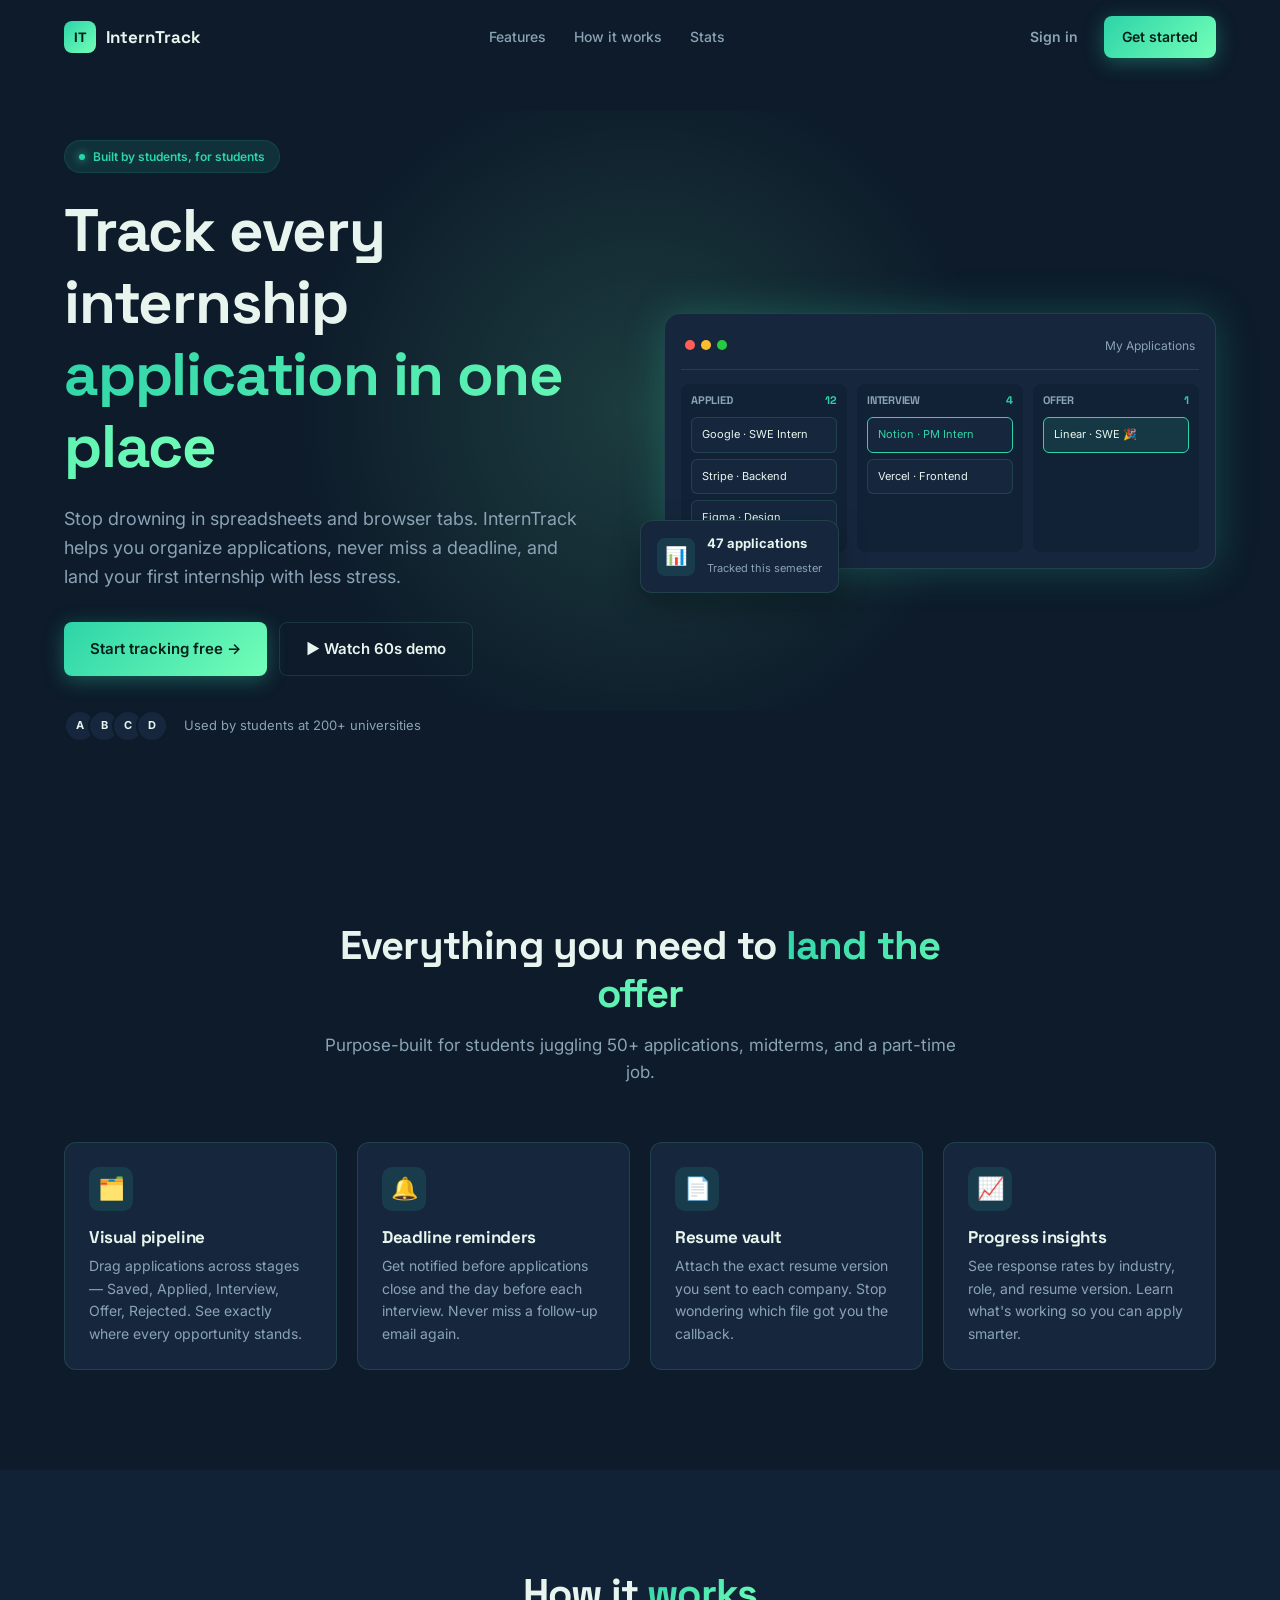
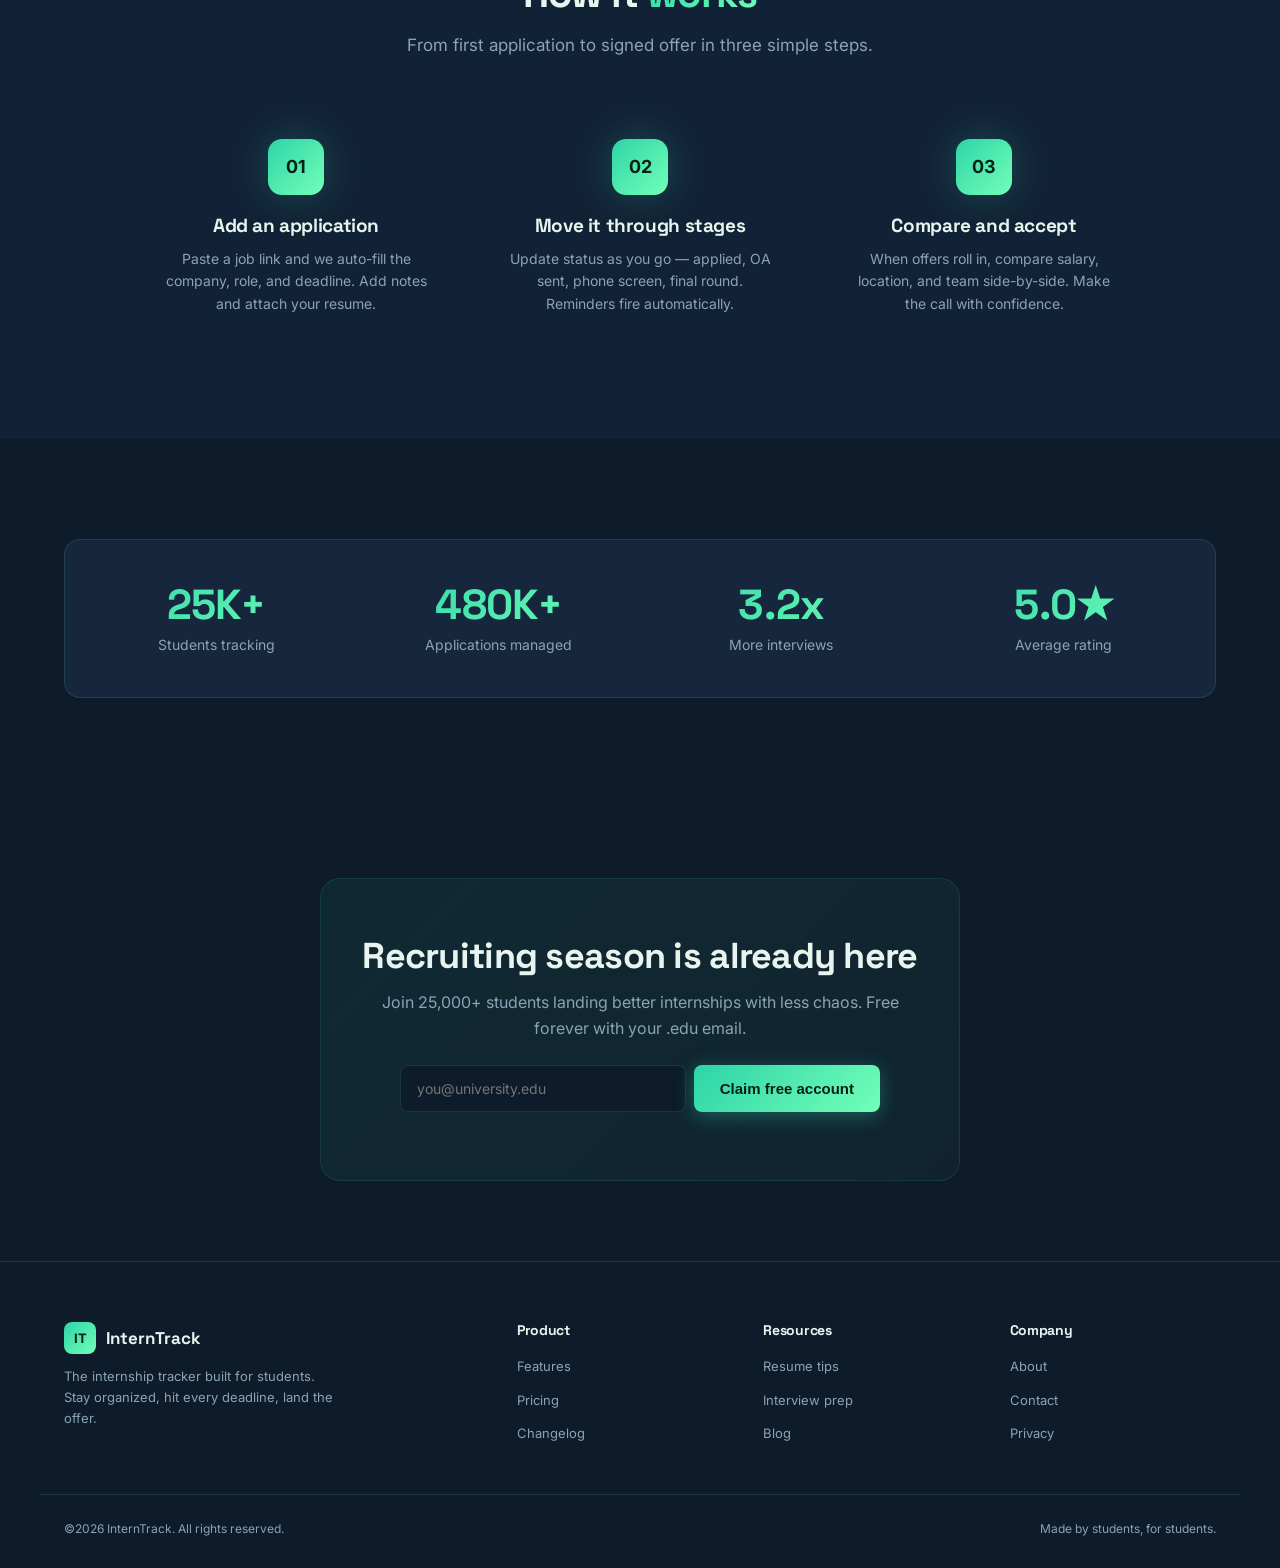
<file: index.html>
<!DOCTYPE html>
<html lang="en">
<head>
  <meta charset="UTF-8" />
  <meta name="viewport" content="width=device-width, initial-scale=1.0" />
  <title>InternTrack — Track Every Internship Application</title>
  <meta name="description" content="InternTrack helps students organize internship applications, hit every deadline, and land more interviews — all in one simple dashboard." />
  <link rel="preconnect" href="https://fonts.googleapis.com" />
  <link rel="preconnect" href="https://fonts.gstatic.com" crossorigin />
  <link href="https://fonts.googleapis.com/css2?family=Inter:wght@400;500;600;700&family=Space+Grotesk:wght@500;700&display=swap" rel="stylesheet" />
  <link rel="stylesheet" href="styles.css" />
</head>
<body>

  <!-- NAVIGATION -->
  <nav class="nav" id="nav">
    <div class="container nav-inner">
      <a href="#" class="logo">
        <span class="logo-mark">IT</span>
        <span class="logo-text">InternTrack</span>
      </a>
      <ul class="nav-links" id="navLinks">
        <li><a href="#features">Features</a></li>
        <li><a href="#how-it-works">How it works</a></li>
        <li><a href="#stats">Stats</a></li>
      </ul>
      <div class="nav-actions">
        <a href="#" class="btn btn-ghost">Sign in</a>
        <a href="#cta" class="btn btn-primary">Get started</a>
      </div>
      <button class="menu-toggle" id="menuToggle" aria-label="Toggle menu">☰</button>
    </div>
  </nav>

  <!-- HERO -->
  <header class="hero">
    <div class="hero-glow"></div>
    <div class="container hero-grid">
      <div class="hero-copy">
        <span class="badge">
          <span class="dot"></span> Built by students, for students
        </span>
        <h1>Track every internship <span class="gradient">application in one place</span></h1>
        <p class="lead">
          Stop drowning in spreadsheets and browser tabs. InternTrack helps you organize
          applications, never miss a deadline, and land your first internship with less stress.
        </p>
        <div class="hero-cta">
          <a href="#cta" class="btn btn-primary btn-lg">Start tracking free →</a>
          <a href="#" class="btn btn-outline btn-lg">▶ Watch 60s demo</a>
        </div>
        <div class="social-proof">
          <div class="avatars">
            <span>A</span><span>B</span><span>C</span><span>D</span>
          </div>
          <p>Used by students at 200+ universities</p>
        </div>
      </div>
      <div class="hero-visual">
        <div class="dashboard-mock">
          <div class="mock-header">
            <span class="mock-dot red"></span>
            <span class="mock-dot yellow"></span>
            <span class="mock-dot green"></span>
            <span class="mock-title">My Applications</span>
          </div>
          <div class="kanban">
            <div class="column">
              <h4>Applied <span>12</span></h4>
              <div class="card-mock">Google · SWE Intern</div>
              <div class="card-mock">Stripe · Backend</div>
              <div class="card-mock">Figma · Design</div>
            </div>
            <div class="column">
              <h4>Interview <span>4</span></h4>
              <div class="card-mock highlight">Notion · PM Intern</div>
              <div class="card-mock">Vercel · Frontend</div>
            </div>
            <div class="column">
              <h4>Offer <span>1</span></h4>
              <div class="card-mock success">Linear · SWE 🎉</div>
            </div>
          </div>
        </div>
        <div class="floating-card">
          <div class="fc-icon">📊</div>
          <div>
            <strong>47 applications</strong>
            <small>Tracked this semester</small>
          </div>
        </div>
      </div>
    </div>
  </header>

  <!-- FEATURES -->
  <section id="features" class="section">
    <div class="container">
      <div class="section-head">
        <h2>Everything you need to <span class="gradient">land the offer</span></h2>
        <p>Purpose-built for students juggling 50+ applications, midterms, and a part-time job.</p>
      </div>
      <div class="features-grid">
        <article class="feature-card">
          <div class="feature-icon">🗂️</div>
          <h3>Visual pipeline</h3>
          <p>Drag applications across stages — Saved, Applied, Interview, Offer, Rejected. See exactly where every opportunity stands.</p>
        </article>
        <article class="feature-card">
          <div class="feature-icon">🔔</div>
          <h3>Deadline reminders</h3>
          <p>Get notified before applications close and the day before each interview. Never miss a follow-up email again.</p>
        </article>
        <article class="feature-card">
          <div class="feature-icon">📄</div>
          <h3>Resume vault</h3>
          <p>Attach the exact resume version you sent to each company. Stop wondering which file got you the callback.</p>
        </article>
        <article class="feature-card">
          <div class="feature-icon">📈</div>
          <h3>Progress insights</h3>
          <p>See response rates by industry, role, and resume version. Learn what's working so you can apply smarter.</p>
        </article>
      </div>
    </div>
  </section>

  <!-- HOW IT WORKS -->
  <section id="how-it-works" class="section section-alt">
    <div class="container">
      <div class="section-head">
        <h2>How it <span class="gradient">works</span></h2>
        <p>From first application to signed offer in three simple steps.</p>
      </div>
      <div class="steps-grid">
        <div class="step">
          <div class="step-badge">01</div>
          <h3>Add an application</h3>
          <p>Paste a job link and we auto-fill the company, role, and deadline. Add notes and attach your resume.</p>
        </div>
        <div class="step">
          <div class="step-badge">02</div>
          <h3>Move it through stages</h3>
          <p>Update status as you go — applied, OA sent, phone screen, final round. Reminders fire automatically.</p>
        </div>
        <div class="step">
          <div class="step-badge">03</div>
          <h3>Compare and accept</h3>
          <p>When offers roll in, compare salary, location, and team side-by-side. Make the call with confidence.</p>
        </div>
      </div>
    </div>
  </section>

  <!-- STATS -->
  <section id="stats" class="section">
    <div class="container">
      <div class="stats-grid">
        <div class="stat"><h3>25K+</h3><p>Students tracking</p></div>
        <div class="stat"><h3>480K+</h3><p>Applications managed</p></div>
        <div class="stat"><h3>3.2x</h3><p>More interviews</p></div>
        <div class="stat"><h3>5.0★</h3><p>Average rating</p></div>
      </div>
    </div>
  </section>

  <!-- CTA -->
  <section id="cta" class="section cta-section">
    <div class="container cta-box">
      <h2>Recruiting season is already here</h2>
      <p>Join 25,000+ students landing better internships with less chaos. Free forever with your .edu email.</p>
      <form class="cta-form" id="ctaForm">
        <input type="email" placeholder="you@university.edu" required />
        <button type="submit" class="btn btn-primary btn-lg">Claim free account</button>
      </form>
    </div>
  </section>

  <!-- FOOTER -->
  <footer class="footer">
    <div class="container footer-grid">
      <div>
        <a href="#" class="logo">
          <span class="logo-mark">IT</span>
          <span class="logo-text">InternTrack</span>
        </a>
        <p class="footer-tag">The internship tracker built for students. Stay organized, hit every deadline, land the offer.</p>
      </div>
      <div>
        <h4>Product</h4>
        <ul><li><a href="#features">Features</a></li><li><a href="#">Pricing</a></li><li><a href="#">Changelog</a></li></ul>
      </div>
      <div>
        <h4>Resources</h4>
        <ul><li><a href="#">Resume tips</a></li><li><a href="#">Interview prep</a></li><li><a href="#">Blog</a></li></ul>
      </div>
      <div>
        <h4>Company</h4>
        <ul><li><a href="#">About</a></li><li><a href="#">Contact</a></li><li><a href="#">Privacy</a></li></ul>
      </div>
    </div>
    <div class="container footer-bottom">
      <p>©<span id="year"></span> InternTrack. All rights reserved.</p>
      <p>Made by students, for students.</p>
    </div>
  </footer>

  <script src="script.js"></script>
</body>
</html>
</file>
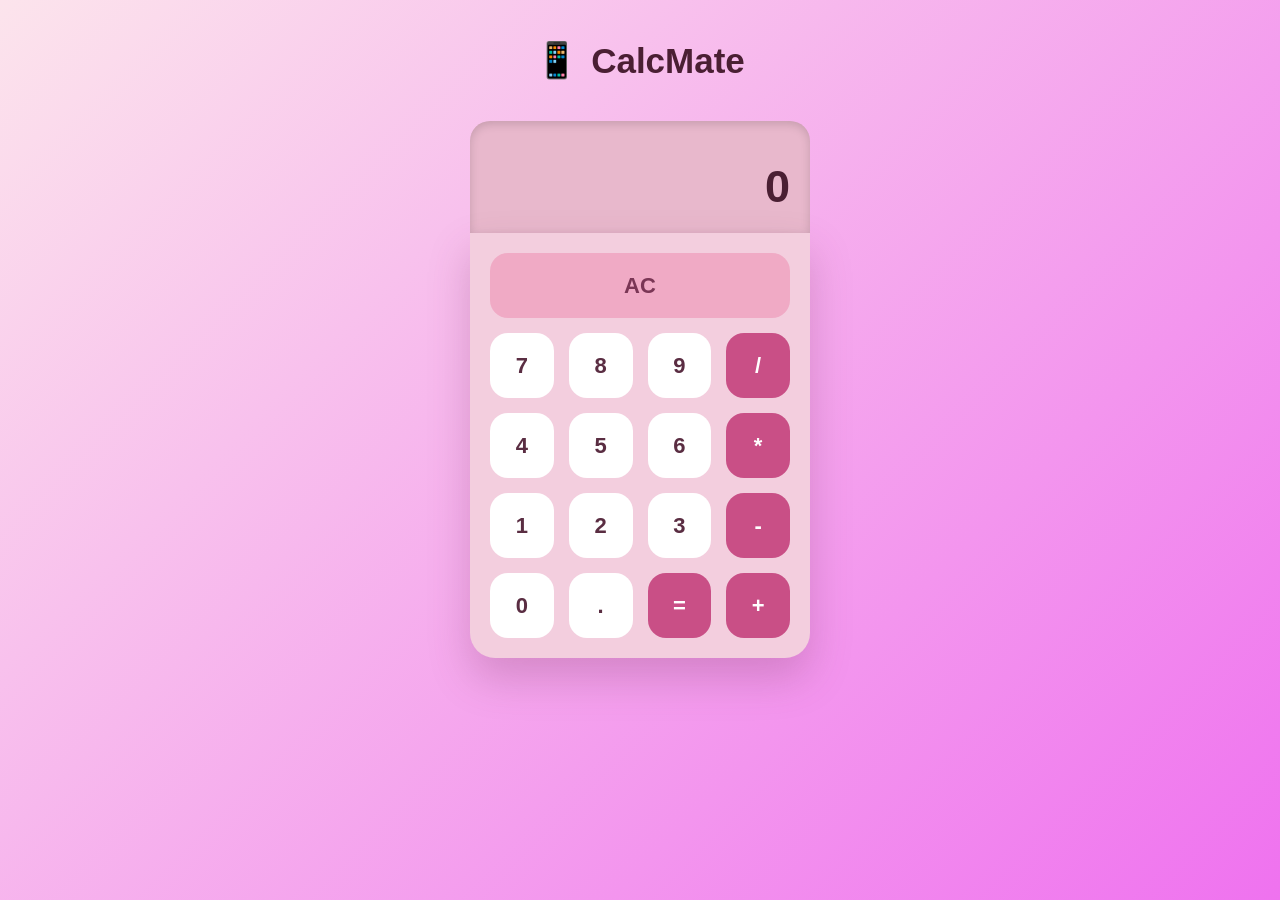
<file: calculator.html>
<!DOCTYPE html>
<html lang="en">
<head>
    <meta charset="UTF-8">
    <meta name="viewport" content="width=device-width, initial-scale=1.0">
    <title>CalcMate</title>
    <link rel="stylesheet" href="calculator.css">
</head>
<body>
    <section class = "header">
        <a href="#" class="logo">
            <span>📱</span>
            <span><h1>CalcMate</h1></span>
        </a>
    </section>
    <div class="calculator-display">
        <div class="calculator-operator" id="operator"></div>
        <div class="calculator-value" id="display">0</div>
      </div>
      <div class="calculator-keypad">
            <button class="calculator-btn-secondary" onclick="handleClear()">AC</button>
            <button class="calculator-btn-default" onclick="handleNumber('7')">7</button>
            <button class="calculator-btn-default" onclick="handleNumber('8')">8</button>
            <button class="calculator-btn-default" onclick="handleNumber('9')">9</button>
            <button class="calculator-btn-operator" onclick="handleOperator('/')">/</button>

            <button class="calculator-btn-default" onclick="handleNumber('4')">4</button>
            <button class="calculator-btn-default" onclick="handleNumber('5')">5</button>
            <button class="calculator-btn-default" onclick="handleNumber('6')">6</button>
            <button class="calculator-btn-operator" onclick="handleOperator('*')">*</button>

            <button class="calculator-btn-default" onclick="handleNumber('1')">1</button>
            <button class="calculator-btn-default" onclick="handleNumber('2')">2</button>
            <button class="calculator-btn-default" onclick="handleNumber('3')">3</button>
            <button class="calculator-btn-operator" onclick="handleOperator('-')">-</button>

            <button class="calculator-btn-default" onclick="handleNumber('0')">0</button>
            <button class="calculator-btn-default" onclick="handleDecimal()">.</button>
            <button class="calculator-btn-operator" onclick="calculate()">=</button>
            <button class="calculator-btn-operator" onclick="handleOperator('+')">+</button>
        </div>

    </section>
    <script src="calculator.js"></script>
</body>
</html>
</file>
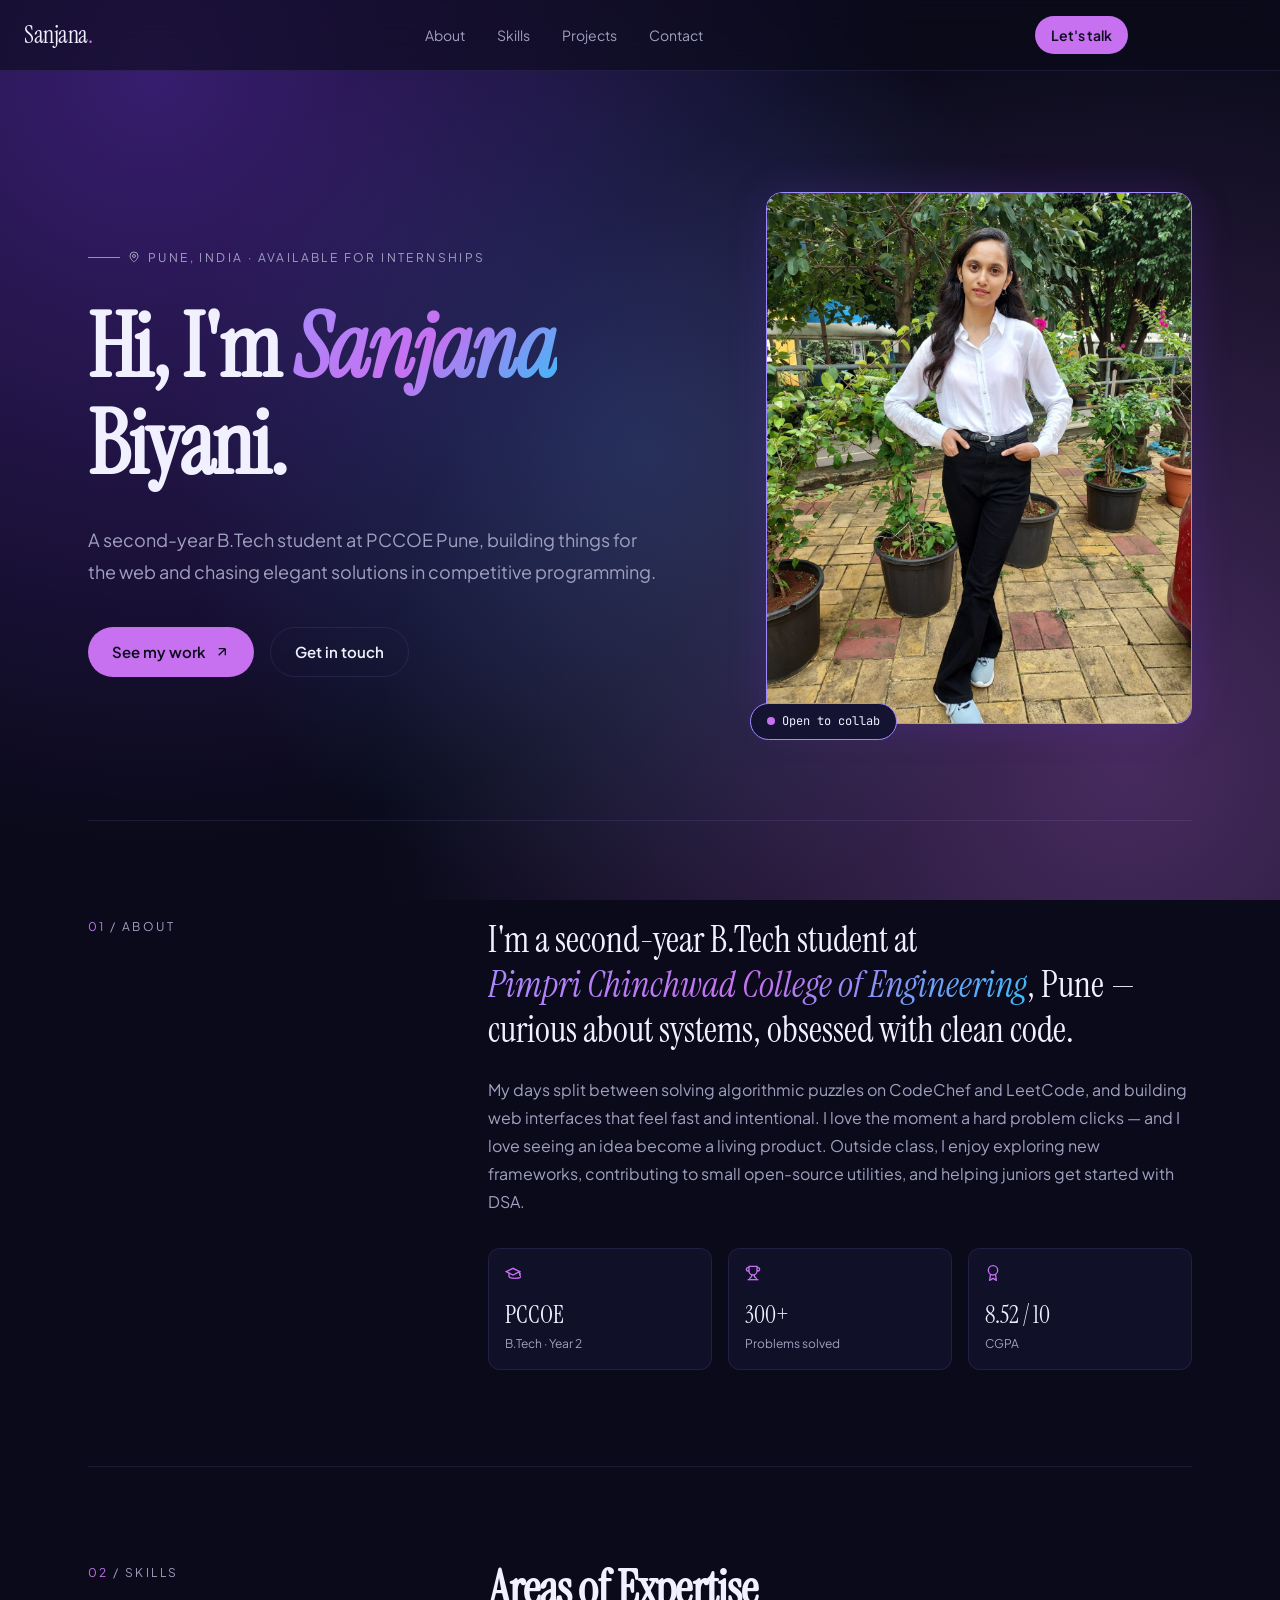
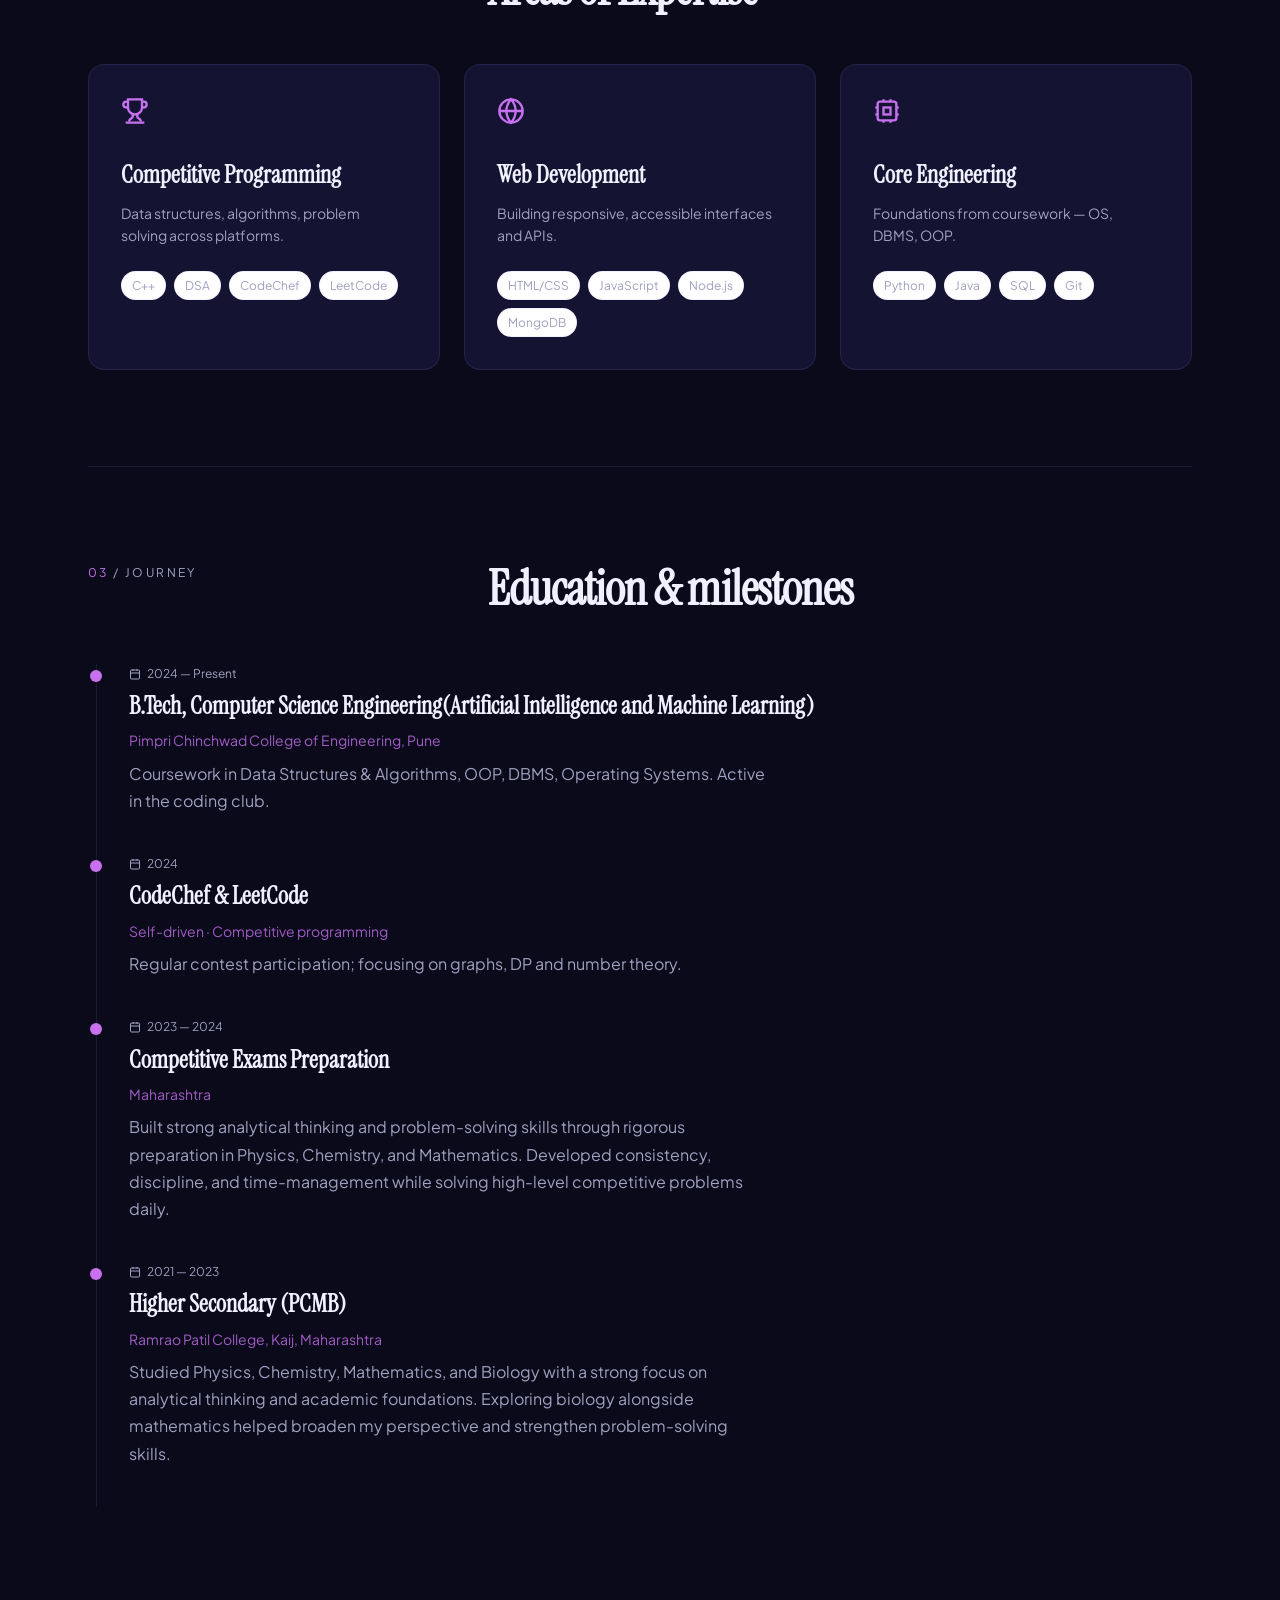
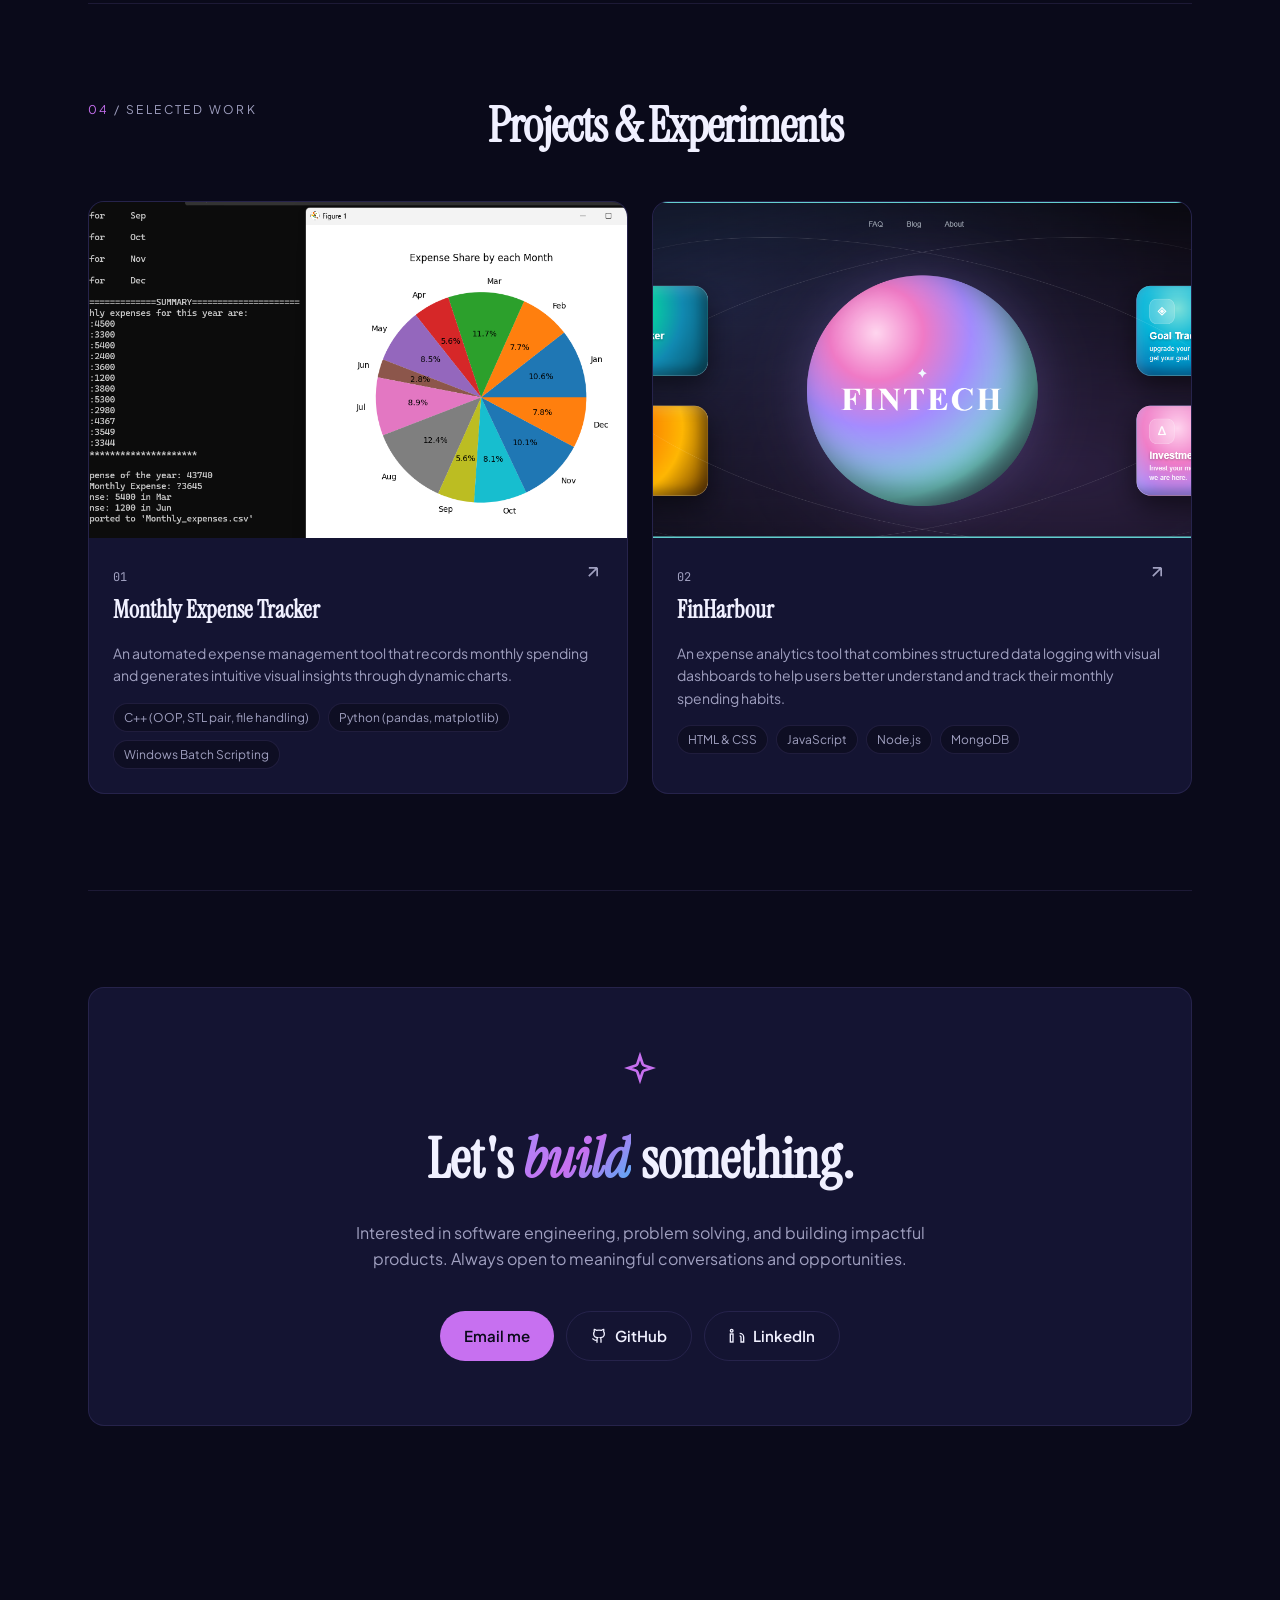
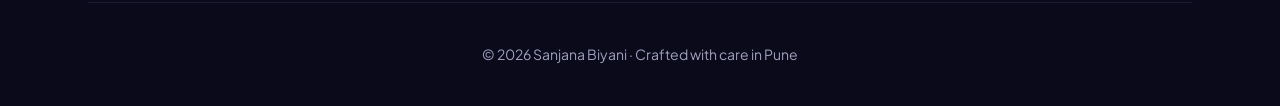
<file: portfolio.html>
<!DOCTYPE html>
<html lang="en">
<head>
  <meta charset="UTF-8" />
  <meta name="viewport" content="width=device-width, initial-scale=1.0" />
  <title>Sanjana Biyani — Developer & Competitive Programmer</title>
  <meta name="description" content="Portfolio of Sanjana Biyani, B.Tech student at PCCOE Pune. Web developer and competitive programmer." />
  <link rel="preconnect" href="https://fonts.googleapis.com" />
  <link rel="preconnect" href="https://fonts.gstatic.com" crossorigin />
  <link href="https://fonts.googleapis.com/css2?family=Plus+Jakarta+Sans:wght@400;500;600;700&family=Instrument+Serif&family=JetBrains+Mono:wght@400&display=swap" rel="stylesheet" />
  <link rel="stylesheet" href="portfolio.css" />
</head>
<body>
  <!-- Navigation -->
  <header class="nav">
    <nav class="nav-inner">
      <a href="#" class="logo">Sanjana<span class="dot">.</span></a>
      <div class="nav-links">
        <a href="#about">About</a>
        <a href="#skills">Skills</a>
        <a href="#projects">Projects</a>
        <a href="#contact">Contact</a>
      </div>
      <a href="#contact" class="nav-cta">Let's talk</a>
    </nav>
  </header>

  <main class="main">
    <!-- Hero -->
    <section class="hero">
      <div class="hero-content">
        <div class="hero-tag">
          <span class="line"></span>
          <svg class="icon" width="12" height="12" viewBox="0 0 24 24" fill="none" stroke="currentColor" stroke-width="2"><path d="M20 10c0 6-8 12-8 12s-8-6-8-12a8 8 0 0 1 16 0Z"/><circle cx="12" cy="10" r="3"/></svg>
          Pune, India · Available for internships
        </div>
        <h1 class="hero-title">Hi, I'm <span class="gradient-text italic">Sanjana </span><br>Biyani.</h1>
        <p class="hero-desc">A second-year B.Tech student at PCCOE Pune, building things for the web and chasing elegant solutions in competitive programming.</p>
        <div class="hero-buttons">
          <a href="#projects" class="btn btn-primary">
            See my work
            <svg width="16" height="16" viewBox="0 0 24 24" fill="none" stroke="currentColor" stroke-width="2"><path d="M7 17L17 7M17 7H7M17 7V17"/></svg>
          </a>
          <a href="#contact" class="btn btn-outline">Get in touch</a>
        </div>
      </div>
      <div class="hero-image-wrap">
        <div class="hero-image">
          <img src="Myphoto.jpeg" alt="Sanjana Biyani" />
          <div class="hero-image-overlay"></div>
        </div>
        <div class="hero-badge">
          <span class="status"></span> Open to collab
        </div>
      </div>
    </section>

    <!-- About -->
    <section id="about" class="about">
      <div class="section-label"><span class="num">01</span> / About</div>
      <div class="about-content">
        <p class="about-lead">I'm a second-year B.Tech student at <span class="gradient-text italic">Pimpri Chinchwad College of Engineering</span>, Pune — curious about systems, obsessed with clean code.</p>
        <p class="about-body">My days split between solving algorithmic puzzles on CodeChef and LeetCode, and building web interfaces that feel fast and intentional. I love the moment a hard problem clicks — and I love seeing an idea become a living product. Outside class, I enjoy exploring new frameworks, contributing to small open-source utilities, and helping juniors get started with DSA.</p>
        <div class="stats">
          <div class="stat">
            <svg class="stat-icon" width="16" height="16" viewBox="0 0 24 24" fill="none" stroke="currentColor" stroke-width="2"><path d="M22 10v6M2 10l10-5 10 5-10 5z"/><path d="M6 12v5c0 1.66 4 3 9 3s9-1.34 9-3v-5"/></svg>
            <div class="stat-value">PCCOE</div>
            <div class="stat-label">B.Tech · Year 2</div>
          </div>
          <div class="stat">
            <svg class="stat-icon" width="16" height="16" viewBox="0 0 24 24" fill="none" stroke="currentColor" stroke-width="2"><path d="M6 9H4.5a2.5 2.5 0 0 1 0-5H6"/><path d="M18 9h1.5a2.5 2.5 0 0 0 0-5H18"/><path d="M4 22h16"/><path d="M10 14.66V17c0 .55-.47.98-.97 1.21C7.85 18.75 7 19.58 7 21"/><path d="M14 14.66V17c0 .55.47.98.97 1.21C16.15 18.75 17 19.58 17 21"/><path d="M18 2H6v7a6 6 0 0 0 12 0V2Z"/></svg>
            <div class="stat-value">300+</div>
            <div class="stat-label">Problems solved</div>
          </div>
          <div class="stat">
            <svg class="stat-icon" width="16" height="16" viewBox="0 0 24 24" fill="none" stroke="currentColor" stroke-width="2"><circle cx="12" cy="8" r="7"/><polyline points="8.21 13.89 7 23 12 20 17 23 15.79 13.88"/></svg>
            <div class="stat-value">8.52 / 10</div>
            <div class="stat-label">CGPA</div>
          </div>
        </div>
      </div>
    </section>

    <!-- Skills -->
    <section id="skills" class="skills">
      <div class="section-header">
        <div class="section-label"><span class="num">02</span> / Skills</div>
        <h2 class="section-title">Areas of Expertise</h2>
      </div>
      <div class="skills-grid">
        <div class="skill-card">
          <svg class="skill-icon" width="28" height="28" viewBox="0 0 24 24" fill="none" stroke="currentColor" stroke-width="2"><path d="M6 9H4.5a2.5 2.5 0 0 1 0-5H6"/><path d="M18 9h1.5a2.5 2.5 0 0 0 0-5H18"/><path d="M4 22h16"/><path d="M10 14.66V17c0 .55-.47.98-.97 1.21C7.85 18.75 7 19.58 7 21"/><path d="M14 14.66V17c0 .55.47.98.97 1.21C16.15 18.75 17 19.58 17 21"/><path d="M18 2H6v7a6 6 0 0 0 12 0V2Z"/></svg>
          <h3 class="skill-title">Competitive Programming</h3>
          <p class="skill-desc">Data structures, algorithms, problem solving across platforms.</p>
          <div class="skill-tags">
            <span>C++</span><span>DSA</span><span>CodeChef</span><span>LeetCode</span>
          </div>
        </div>
        <div class="skill-card">
          <svg class="skill-icon" width="28" height="28" viewBox="0 0 24 24" fill="none" stroke="currentColor" stroke-width="2"><circle cx="12" cy="12" r="10"/><line x1="2" y1="12" x2="22" y2="12"/><path d="M12 2a15.3 15.3 0 0 1 4 10 15.3 15.3 0 0 1-4 10 15.3 15.3 0 0 1-4-10 15.3 15.3 0 0 1 4-10z"/></svg>
          <h3 class="skill-title">Web Development</h3>
          <p class="skill-desc">Building responsive, accessible interfaces and APIs.</p>
          <div class="skill-tags">
            <span>HTML/CSS</span><span>JavaScript</span><span>Node.js</span><span>MongoDB</span>
          </div>
        </div>
        <div class="skill-card">
          <svg class="skill-icon" width="28" height="28" viewBox="0 0 24 24" fill="none" stroke="currentColor" stroke-width="2"><rect x="4" y="4" width="16" height="16" rx="2"/><rect x="9" y="9" width="6" height="6"/><path d="M15 2v2"/><path d="M15 20v2"/><path d="M2 15h2"/><path d="M2 9h2"/><path d="M20 15h2"/><path d="M20 9h2"/><path d="M9 2v2"/><path d="M9 20v2"/></svg>
          <h3 class="skill-title">Core Engineering</h3>
          <p class="skill-desc">Foundations from coursework — OS, DBMS, OOP.</p>
          <div class="skill-tags">
            <span>Python</span><span>Java</span><span>SQL</span><span>Git</span>
          </div>
        </div>
      </div>
    </section>

    <!-- Experience -->
    <section id="experience" class="experience">
      <div class="section-header">
        <div class="section-label"><span class="num">03</span> / Journey</div>
        <h2 class="section-title">Education & milestones</h2>
      </div>
      <ol class="timeline">
        <li class="timeline-item">
          <div class="timeline-dot"></div>
          <div class="timeline-date">
            <svg width="12" height="12" viewBox="0 0 24 24" fill="none" stroke="currentColor" stroke-width="2"><rect x="3" y="4" width="18" height="18" rx="2"/><line x1="16" y1="2" x2="16" y2="6"/><line x1="8" y1="2" x2="8" y2="6"/><line x1="3" y1="10" x2="21" y2="10"/></svg>
            2024 — Present
          </div>
          <h3 class="timeline-title">B.Tech, Computer Science Engineering(Artificial Intelligence and Machine Learning)</h3>
          <div class="timeline-place">Pimpri Chinchwad College of Engineering, Pune</div>
          <p class="timeline-desc">Coursework in Data Structures & Algorithms, OOP, DBMS, Operating Systems. Active in the coding club.</p>
        </li>
        <li class="timeline-item">
          <div class="timeline-dot"></div>
          <div class="timeline-date">
            <svg width="12" height="12" viewBox="0 0 24 24" fill="none" stroke="currentColor" stroke-width="2"><rect x="3" y="4" width="18" height="18" rx="2"/><line x1="16" y1="2" x2="16" y2="6"/><line x1="8" y1="2" x2="8" y2="6"/><line x1="3" y1="10" x2="21" y2="10"/></svg>
            2024
          </div>
          <h3 class="timeline-title">CodeChef & LeetCode</h3>
          <div class="timeline-place">Self-driven · Competitive programming</div>
          <p class="timeline-desc">Regular contest participation; focusing on graphs, DP and number theory.</p>
        </li>
        <li class="timeline-item">
          <div class="timeline-dot"></div>
          <div class="timeline-date">
    <svg width="12" height="12" viewBox="0 0 24 24" fill="none" stroke="currentColor" stroke-width="2">
      <rect x="3" y="4" width="18" height="18" rx="2"/>
      <line x1="16" y1="2" x2="16" y2="6"/>
      <line x1="8" y1="2" x2="8" y2="6"/>
      <line x1="3" y1="10" x2="21" y2="10"/>
    </svg>
            2023 — 2024
          </div>
          <h3 class="timeline-title">Competitive Exams Preparation</h3>
          <div class="timeline-place">Maharashtra</div>
          <p class="timeline-desc">Built strong analytical thinking and problem-solving skills through rigorous preparation in Physics, Chemistry, and Mathematics. Developed consistency, discipline, and time-management while solving high-level competitive problems daily.</p>
        </li>
        <li class="timeline-item">
          <div class="timeline-dot"></div>
          <div class="timeline-date">
            <svg width="12" height="12" viewBox="0 0 24 24" fill="none" stroke="currentColor" stroke-width="2"><rect x="3" y="4" width="18" height="18" rx="2"/><line x1="16" y1="2" x2="16" y2="6"/><line x1="8" y1="2" x2="8" y2="6"/><line x1="3" y1="10" x2="21" y2="10"/></svg>
            2021 — 2023
          </div>
          <h3 class="timeline-title">Higher Secondary (PCMB)</h3>
          <div class="timeline-place">Ramrao Patil College, Kaij, Maharashtra</div>
          <p class="timeline-desc">Studied Physics, Chemistry, Mathematics, and Biology with a strong focus on analytical thinking and academic foundations. Exploring biology alongside mathematics helped broaden my perspective and strengthen problem-solving skills.</p>
        </li>
      </ol>
    </section>

    <!-- Projects -->
    <section id="projects" class="projects">
      <div class="section-header">
        <div class="section-label"><span class="num">04</span> / Selected work</div>
        <h2 class="section-title">Projects & Experiments</h2>
      </div>
      <div class="projects-grid">
        <a href="https://github.com/sanjana-991/Monthly_tracker" class="project-card">
          <div class="project-image">
    <!-- Project - 1 -->
            <img src="tracker.png" alt="Monthly Expense Tracker" loading="lazy" />
          </div>
          <div class="project-body">
            <div class="project-top">
              <div>
                <span class="project-num">01</span>
                <h3 class="project-title">Monthly Expense Tracker</h3>
              </div>
              <svg class="project-arrow" width="20" height="20" viewBox="0 0 24 24" fill="none" stroke="currentColor" stroke-width="2"><path d="M7 17L17 7M17 7H7M17 7V17"/></svg>
            </div>
            <p class="project-desc">An automated expense management tool that records monthly spending and generates intuitive visual insights through dynamic charts.</p>
            <div class="project-tags">
              <span> C++ (OOP, STL pair, file handling)</span><span>Python (pandas, matplotlib)</span><span>Windows Batch Scripting</span>
            </div>
          </div>
        </a>
        <a href="https://github.com/sanjana-991/Fin_Harbour" class="project-card">
          <div class="project-image">
            <!-- Project - 2 -->
            <img src="Fintech.png" alt="FinHarbour website" loading="lazy" />
          </div>
          <div class="project-body">
            <div class="project-top">
              <div>
                <span class="project-num">02</span>
                <h3 class="project-title">FinHarbour</h3>
              </div>
              <svg class="project-arrow" width="20" height="20" viewBox="0 0 24 24" fill="none" stroke="currentColor" stroke-width="2"><path d="M7 17L17 7M17 7H7M17 7V17"/></svg>
            </div>
            <p class="project-desc">An expense analytics tool that combines structured data logging with visual dashboards to help users better understand and track their monthly spending habits.</p>
            <div class="project-tags">
              <span>HTML & CSS</span><span>JavaScript</span><span>Node.js</span><span>MongoDB</span>
            </div>
          </div>
        </a>
      </div>
    </section>

    <!-- Contact -->
    <section id="contact" class="contact">
      <div class="contact-card">
        <div class="contact-glow"></div>
        <div class="contact-inner">
          <svg class="contact-sparkle" width="32" height="32" viewBox="0 0 24 24" fill="none" stroke="currentColor" stroke-width="2"><path d="m12 3-1.912 5.813a2 2 0 0 1-1.275 1.275L3 12l5.813 1.912a2 2 0 0 1 1.275 1.275L12 21l1.912-5.813a2 2 0 0 1 1.275-1.275L21 12l-5.813-1.912a2 2 0 0 1-1.275-1.275L12 3Z"/></svg>
          <h2 class="contact-title">Let's <span class="gradient-text italic">build</span> something.</h2>
          <p class="contact-desc">Interested in software engineering, problem solving, and building impactful products. Always open to meaningful conversations and opportunities.</p>
          <div class="contact-buttons">
            <a href="https://mail.google.com/mail/?view=cm&fs=1&to=sanjanabiyani010@gmail.com" target="_blank" class="btn btn-primary">
              Email me </a>
            <a href="https://github.com/sanjana-991" target="_blank" rel="noreferrer" class="btn btn-outline">
              <svg width="16" height="16" viewBox="0 0 24 24" fill="none" stroke="currentColor" stroke-width="2"><path d="M15 22v-4a4.8 4.8 0 0 0-1-3.5c3 0 6-2 6-5.5.08-1.25-.27-2.48-1-3.5.28-1.15.28-2.35 0-3.5 0 0-1 0-3 1.5-2.64-.5-5.36-.5-8 0C6 2 5 2 5 2c-.3 1.15-.3 2.35 0 3.5A5.403 5.403 0 0 0 4 9c0 3.5 3 5.5 6 5.5-.39.49-.68 1.05-.85 1.65-.17.6-.22 1.23-.15 1.85v4"/><path d="M9 18c-4.51 2-5-2-7-2"/></svg>
              GitHub
            </a>
            <a href="https://www.linkedin.com/in/sanjanabiyani/" target="_blank" rel="noreferrer" class="btn btn-outline">
              <svg width="16" height="16" viewBox="0 0 24 24" fill="none" stroke="currentColor" stroke-width="2"><path d="M16 8a6 6 0 0 1 6 6v7h-4v-7a2 2 0 0 0-2-2 2 2 1 1 0 0 0-2 2v7h-4v-7a6 6 0 0 1 6-6z"/><rect x="2" y="9" width="4" height="12"/><circle cx="4" cy="4" r="2"/></svg>
              LinkedIn
            </a>
          </div>
        </div>
      </div>
    </section>

    <!-- Footer -->
    <footer class="footer">
      © <span id="year"></span> Sanjana Biyani · Crafted with care in Pune
    </footer>
  </main>

  <script>
    document.getElementById('year').textContent = new Date().getFullYear();
  </script>
</body>
</html>
</file>
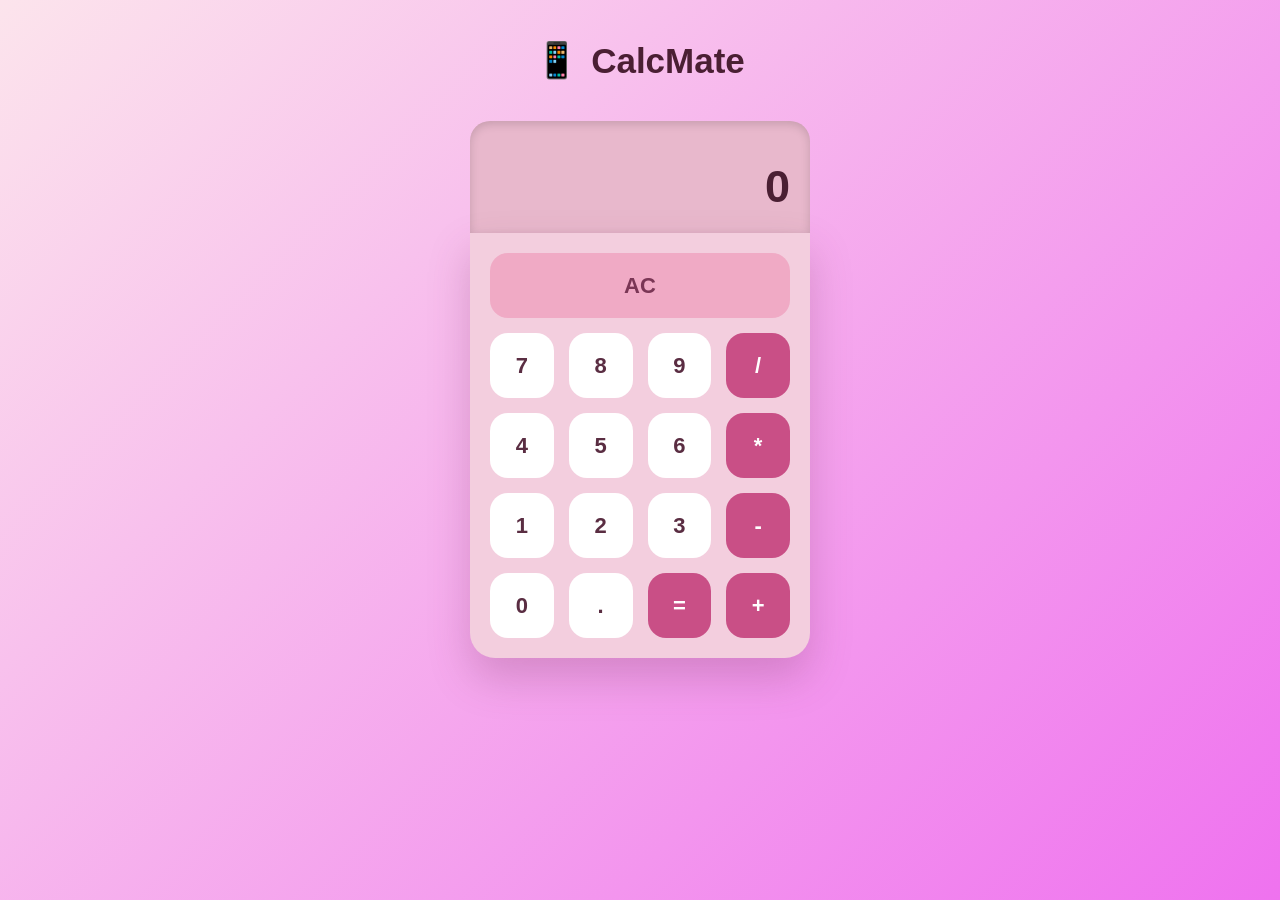
<file: Calculator/calculator.html>
<!DOCTYPE html>
<html lang="en">
<head>
    <meta charset="UTF-8">
    <meta name="viewport" content="width=device-width, initial-scale=1.0">
    <title>CalcMate</title>
    <link rel="stylesheet" href="calculator.css">
</head>
<body>
    <section class = "header">
        <a href="#" class="logo">
            <span>📱</span>
            <span><h1>CalcMate</h1></span>
        </a>
    </section>
    <div class="calculator-display">
        <div class="calculator-operator" id="operator"></div>
        <div class="calculator-value" id="display">0</div>
      </div>
      <div class="calculator-keypad">
            <button class="calculator-btn-secondary" onclick="handleClear()">AC</button>
            <button class="calculator-btn-default" onclick="handleNumber('7')">7</button>
            <button class="calculator-btn-default" onclick="handleNumber('8')">8</button>
            <button class="calculator-btn-default" onclick="handleNumber('9')">9</button>
            <button class="calculator-btn-operator" onclick="handleOperator('/')">/</button>

            <button class="calculator-btn-default" onclick="handleNumber('4')">4</button>
            <button class="calculator-btn-default" onclick="handleNumber('5')">5</button>
            <button class="calculator-btn-default" onclick="handleNumber('6')">6</button>
            <button class="calculator-btn-operator" onclick="handleOperator('*')">*</button>

            <button class="calculator-btn-default" onclick="handleNumber('1')">1</button>
            <button class="calculator-btn-default" onclick="handleNumber('2')">2</button>
            <button class="calculator-btn-default" onclick="handleNumber('3')">3</button>
            <button class="calculator-btn-operator" onclick="handleOperator('-')">-</button>

            <button class="calculator-btn-default" onclick="handleNumber('0')">0</button>
            <button class="calculator-btn-default" onclick="handleDecimal()">.</button>
            <button class="calculator-btn-operator" onclick="calculate()">=</button>
            <button class="calculator-btn-operator" onclick="handleOperator('+')">+</button>
        </div>

    </section>
    <script src="calculator.js"></script>
</body>
</html>
</file>
<file: styles.css>
/* ===== Neon Mint Theme ===== */
:root {
  --bg: #0d1b2a;
  --bg-alt: #122236;
  --surface: #16273d;
  --border: rgba(115, 255, 184, 0.12);
  --text: #e8f5ee;
  --muted: #8aa3b5;
  --mint: #2dd4a8;
  --mint-glow: #73ffb8;
  --mint-faded: rgba(45, 212, 168, 0.12);
  --gradient: linear-gradient(135deg, #2dd4a8, #73ffb8);
  --shadow-glow: 0 0 40px rgba(45, 212, 168, 0.25);
  --radius: 12px;
}

* { box-sizing: border-box; margin: 0; padding: 0; }

html { scroll-behavior: smooth; }

body {
  font-family: 'Inter', system-ui, sans-serif;
  background: var(--bg);
  color: var(--text);
  line-height: 1.6;
  -webkit-font-smoothing: antialiased;
  overflow-x: hidden;
}

h1, h2, h3, h4 {
  font-family: 'Space Grotesk', sans-serif;
  font-weight: 700;
  line-height: 1.2;
  letter-spacing: -0.02em;
}

a { color: inherit; text-decoration: none; }
ul { list-style: none; }

.container {
  max-width: 1200px;
  margin: 0 auto;
  padding: 0 24px;
}

.gradient {
  background: var(--gradient);
  -webkit-background-clip: text;
  background-clip: text;
  color: transparent;
}

/* ===== Buttons ===== */
.btn {
  display: inline-flex;
  align-items: center;
  gap: 8px;
  padding: 10px 18px;
  border-radius: 8px;
  font-weight: 600;
  font-size: 14px;
  cursor: pointer;
  border: none;
  transition: all 0.2s ease;
  white-space: nowrap;
}
.btn-lg { padding: 14px 26px; font-size: 15px; }
.btn-primary {
  background: var(--gradient);
  color: #062018;
  box-shadow: 0 4px 20px rgba(45, 212, 168, 0.35);
}
.btn-primary:hover { transform: translateY(-2px); box-shadow: 0 6px 28px rgba(45, 212, 168, 0.5); }
.btn-outline {
  background: transparent;
  color: var(--text);
  border: 1px solid var(--border);
}
.btn-outline:hover { background: var(--mint-faded); border-color: var(--mint); }
.btn-ghost { background: transparent; color: var(--muted); }
.btn-ghost:hover { color: var(--text); }

/* ===== Navigation ===== */
.nav {
  position: fixed;
  top: 0; left: 0; right: 0;
  z-index: 50;
  transition: all 0.3s ease;
  padding: 16px 0;
}
.nav.scrolled {
  background: rgba(13, 27, 42, 0.85);
  backdrop-filter: blur(16px);
  border-bottom: 1px solid var(--border);
}
.nav-inner {
  display: flex;
  align-items: center;
  justify-content: space-between;
  gap: 24px;
}
.logo { display: flex; align-items: center; gap: 10px; }
.logo-mark {
  display: inline-flex;
  align-items: center;
  justify-content: center;
  width: 32px; height: 32px;
  background: var(--gradient);
  color: #062018;
  font-weight: 700;
  border-radius: 8px;
  font-size: 13px;
}
.logo-text { font-family: 'Space Grotesk', sans-serif; font-weight: 700; font-size: 17px; }
.nav-links { display: flex; gap: 28px; }
.nav-links a { color: var(--muted); font-size: 14px; font-weight: 500; transition: color 0.2s; }
.nav-links a:hover { color: var(--text); }
.nav-actions { display: flex; align-items: center; gap: 8px; }
.menu-toggle {
  display: none;
  background: transparent;
  border: none;
  color: var(--text);
  font-size: 22px;
  cursor: pointer;
}

/* ===== Hero ===== */
.hero {
  position: relative;
  padding: 140px 0 80px;
  overflow: hidden;
}
.hero-glow {
  position: absolute;
  top: 50%; left: 50%;
  transform: translate(-50%, -50%);
  width: 800px; height: 600px;
  background: radial-gradient(circle, var(--mint-glow) 0%, transparent 70%);
  opacity: 0.15;
  pointer-events: none;
}
.hero-grid {
  position: relative;
  display: grid;
  grid-template-columns: 1fr 1fr;
  gap: 48px;
  align-items: center;
}
.hero-copy { display: flex; flex-direction: column; gap: 22px; }
.badge {
  display: inline-flex;
  align-items: center;
  gap: 8px;
  align-self: flex-start;
  background: var(--mint-faded);
  border: 1px solid var(--mint-faded);
  color: var(--mint);
  font-size: 12px;
  font-weight: 600;
  padding: 6px 14px;
  border-radius: 999px;
}
.dot {
  width: 6px; height: 6px;
  background: var(--mint);
  border-radius: 50%;
  box-shadow: 0 0 8px var(--mint);
  animation: pulse 2s infinite;
}
@keyframes pulse {
  0%, 100% { opacity: 1; transform: scale(1); }
  50% { opacity: 0.5; transform: scale(1.4); }
}
.hero h1 { font-size: clamp(36px, 5vw, 60px); }
.lead { font-size: 18px; color: var(--muted); max-width: 520px; }
.hero-cta { display: flex; flex-wrap: wrap; gap: 12px; margin-top: 8px; }
.social-proof { display: flex; align-items: center; gap: 16px; margin-top: 12px; }
.avatars { display: flex; }
.avatars span {
  width: 32px; height: 32px;
  border-radius: 50%;
  background: var(--surface);
  border: 2px solid var(--bg);
  display: flex;
  align-items: center;
  justify-content: center;
  font-size: 11px;
  font-weight: 700;
  margin-left: -8px;
}
.avatars span:first-child { margin-left: 0; }
.social-proof p { font-size: 13px; color: var(--muted); }

/* Dashboard mock */
.hero-visual { position: relative; }
.dashboard-mock {
  background: var(--surface);
  border: 1px solid var(--border);
  border-radius: 16px;
  padding: 16px;
  box-shadow: var(--shadow-glow);
}
.mock-header {
  display: flex;
  align-items: center;
  gap: 6px;
  padding: 6px 4px 14px;
  border-bottom: 1px solid var(--border);
  margin-bottom: 14px;
}
.mock-dot { width: 10px; height: 10px; border-radius: 50%; }
.mock-dot.red { background: #ff5f57; }
.mock-dot.yellow { background: #ffbd2e; }
.mock-dot.green { background: #28ca42; }
.mock-title { margin-left: auto; font-size: 12px; color: var(--muted); }
.kanban {
  display: grid;
  grid-template-columns: repeat(3, 1fr);
  gap: 10px;
}
.column { background: var(--bg-alt); border-radius: 8px; padding: 10px; }
.column h4 {
  font-size: 11px;
  text-transform: uppercase;
  color: var(--muted);
  margin-bottom: 10px;
  display: flex;
  justify-content: space-between;
}
.column h4 span { color: var(--mint); }
.card-mock {
  background: var(--surface);
  border: 1px solid var(--border);
  padding: 8px 10px;
  border-radius: 6px;
  font-size: 11px;
  margin-bottom: 6px;
}
.card-mock.highlight { border-color: var(--mint); color: var(--mint); }
.card-mock.success { background: var(--mint-faded); border-color: var(--mint); }

.floating-card {
  position: absolute;
  bottom: -24px;
  left: -24px;
  background: var(--surface);
  border: 1px solid var(--border);
  border-radius: 12px;
  padding: 12px 16px;
  display: flex;
  align-items: center;
  gap: 12px;
  box-shadow: 0 10px 30px rgba(0, 0, 0, 0.3);
}
.fc-icon {
  width: 38px; height: 38px;
  background: var(--mint-faded);
  border-radius: 8px;
  display: flex;
  align-items: center;
  justify-content: center;
  font-size: 18px;
}
.floating-card strong { display: block; font-size: 13px; }
.floating-card small { color: var(--muted); font-size: 11px; }

/* ===== Sections ===== */
.section { padding: 100px 0; }
.section-alt { background: var(--bg-alt); }
.section-head { text-align: center; max-width: 640px; margin: 0 auto 56px; }
.section-head h2 { font-size: clamp(28px, 3.5vw, 40px); margin-bottom: 14px; }
.section-head p { color: var(--muted); font-size: 17px; }

/* Features */
.features-grid {
  display: grid;
  grid-template-columns: repeat(4, 1fr);
  gap: 20px;
}
.feature-card {
  background: var(--surface);
  border: 1px solid var(--border);
  border-radius: var(--radius);
  padding: 24px;
  transition: all 0.25s ease;
}
.feature-card:hover {
  transform: translateY(-4px);
  border-color: var(--mint);
  box-shadow: 0 12px 30px rgba(45, 212, 168, 0.15);
}
.feature-icon {
  width: 44px; height: 44px;
  background: var(--mint-faded);
  border-radius: 10px;
  display: flex;
  align-items: center;
  justify-content: center;
  font-size: 22px;
  margin-bottom: 16px;
}
.feature-card h3 { font-size: 17px; margin-bottom: 8px; }
.feature-card p { font-size: 14px; color: var(--muted); }

/* Steps */
.steps-grid {
  display: grid;
  grid-template-columns: repeat(3, 1fr);
  gap: 32px;
  max-width: 1000px;
  margin: 0 auto;
}
.step {
  text-align: center;
  padding: 24px;
}
.step-badge {
  display: inline-flex;
  align-items: center;
  justify-content: center;
  width: 56px; height: 56px;
  background: var(--gradient);
  color: #062018;
  border-radius: 14px;
  font-weight: 700;
  font-size: 18px;
  margin-bottom: 20px;
  box-shadow: var(--shadow-glow);
}
.step h3 { font-size: 19px; margin-bottom: 10px; }
.step p { color: var(--muted); font-size: 14px; }

/* Stats */
.stats-grid {
  display: grid;
  grid-template-columns: repeat(4, 1fr);
  gap: 20px;
  text-align: center;
  background: var(--surface);
  border: 1px solid var(--border);
  border-radius: 16px;
  padding: 40px 20px;
}
.stat h3 {
  font-size: clamp(28px, 4vw, 42px);
  background: var(--gradient);
  -webkit-background-clip: text;
  background-clip: text;
  color: transparent;
}
.stat p { color: var(--muted); font-size: 14px; margin-top: 4px; }

/* CTA */
.cta-section { padding: 80px 0; }
.cta-box {
  text-align: center;
  max-width: 640px;
  background: linear-gradient(135deg, rgba(45, 212, 168, 0.08), rgba(115, 255, 184, 0.04));
  border: 1px solid var(--mint-faded);
  border-radius: 20px;
  padding: 56px 32px;
}
.cta-box h2 { font-size: clamp(26px, 3.5vw, 36px); margin-bottom: 12px; }
.cta-box p { color: var(--muted); margin-bottom: 24px; }
.cta-form {
  display: flex;
  gap: 8px;
  max-width: 480px;
  margin: 0 auto 12px;
  flex-wrap: wrap;
}
.cta-form input {
  flex: 1;
  min-width: 200px;
  padding: 14px 16px;
  background: var(--bg);
  border: 1px solid var(--border);
  border-radius: 8px;
  color: var(--text);
  font-size: 14px;
  font-family: inherit;
}
.cta-form input:focus { outline: none; border-color: var(--mint); }
.cta-box small { color: var(--muted); font-size: 12px; }

/* Footer */
.footer { padding: 60px 0 30px; border-top: 1px solid var(--border); }
.footer-grid {
  display: grid;
  grid-template-columns: 2fr 1fr 1fr 1fr;
  gap: 40px;
  margin-bottom: 40px;
}
.footer-tag { color: var(--muted); font-size: 13px; margin-top: 12px; max-width: 280px; }
.footer h4 { font-size: 14px; margin-bottom: 14px; }
.footer ul li { margin-bottom: 8px; }
.footer ul a { color: var(--muted); font-size: 13px; transition: color 0.2s; }
.footer ul a:hover { color: var(--mint); }
.footer-bottom {
  display: flex;
  justify-content: space-between;
  padding-top: 24px;
  border-top: 1px solid var(--border);
  color: var(--muted);
  font-size: 12px;
  flex-wrap: wrap;
  gap: 8px;
}

/* ===== Responsive ===== */
@media (max-width: 900px) {
  .hero-grid, .features-grid, .steps-grid, .stats-grid, .footer-grid {
    grid-template-columns: 1fr;
  }
  .features-grid { grid-template-columns: repeat(2, 1fr); }
  .stats-grid { grid-template-columns: repeat(2, 1fr); }
  .floating-card { display: none; }
  .nav-links, .nav-actions { display: none; }
  .menu-toggle { display: block; }
  .nav-links.open {
    display: flex;
    flex-direction: column;
    position: absolute;
    top: 64px; left: 0; right: 0;
    background: var(--bg-alt);
    padding: 20px 24px;
    border-bottom: 1px solid var(--border);
  }
}
@media (max-width: 520px) {
  .features-grid, .stats-grid { grid-template-columns: 1fr; }
  .hero { padding-top: 110px; }
}
</file>
<file: calculator.css>
*{
    margin:0;
    padding:0;
    box-sizing:border-box;
    font-family:'Poppins',sans-serif;
}

body{
    min-height:100vh;
    background:linear-gradient(135deg,#fce4ec,#ef72ef);
    display:flex;
    flex-direction:column;
    align-items:center;
}


/* Logo */
.header{
    margin-top:40px;
}

.logo{
    display:flex;
    align-items:center;
    gap:12px;
    text-decoration:none;
    color:#4a1f33;
}

.logo span{
    font-size:35px;
}

.logo h1{
    font-size:35px;
}


/* Calculator box */
.calculator-display,
.calculator-keypad{
    width:340px;
}


.calculator-display{
    margin-top:40px;
    padding:20px;
    background:#e8b8cc;
    border-radius:20px 20px 0 0;
    text-align:right;
    box-shadow:inset 0 3px 10px rgba(0,0,0,0.15);
}


.calculator-operator{
    height:20px;
    color:#8b4965;
    font-size:15px;
}


.calculator-value{
    font-size:45px;
    font-weight:600;
    color:#4a1f33;
    overflow:hidden;
}


/* Buttons area */
.calculator-keypad{

    display:grid;
    grid-template-columns:repeat(4,1fr);
    gap:15px;

    padding:20px;

    background:#f3cede;
    border-radius:0 0 25px 25px;

    box-shadow:
    0 20px 40px rgba(120,50,90,0.25);
}


/* All buttons */
.calculator-keypad button{

    height:65px;
    border:none;
    border-radius:18px;

    font-size:22px;
    font-weight:600;

    cursor:pointer;

    transition:0.2s;
}


.calculator-keypad button:hover{
    transform:translateY(-3px);
}


/* Numbers */
.calculator-btn-default{

    background:white;
    color:#5a2d42;

}


/* AC */
.calculator-btn-secondary{
    grid-column: span 4;
    background:#f0aac5;
    color:#7a3655;
    height:50px;
}


/* Operators */
.calculator-btn-operator{

    background:#c94f86;
    color:white;

}


/* Equal button */
.calculator-btn-operator:hover{
    background:#b53d73;
}


/* Display input alternative */
#display{
    border:none;
    outline:none;
}


/* Mobile */
@media(max-width:400px){

    .calculator-display,
    .calculator-keypad{
        width:90%;
    }

}
</file>
<file: portfolio.css>
/* ============================================
   NEON CYBER GRADIENT — Portfolio Styles
   ============================================ */

:root {
  /* Neon gradient palette */
  --bg: #0a0a1a;
  --bg-sec: #111126;
  --bg-card: #141432;
  --text: #f0f0ff;
  --text-muted: #a0a0c0;
  --primary: #c770f0;
  --primary-2: #7c3aed;
  --accent: #38bdf8;
  --accent-2: #22d3ee;
  --border: rgba(160, 140, 255, 0.12);
  --border-hover: rgba(199, 112, 240, 0.35);
  --shadow: 1px 1px 40px rgba(124, 58, 237, 0.2);

  /* Fonts */
  --font-sans: "Plus Jakarta Sans", ui-sans-serif, system-ui, sans-serif;
  --font-display: "Instrument Serif", ui-serif, Georgia, serif;
  --font-mono: "JetBrains Mono", ui-monospace, monospace;

  --radius: 16px;
}

* {
  margin:  0;
  padding: 0;
  box-sizing: border-box;
}

html {
  scroll-behavior: smooth;
}

body {
  font-family: var(--font-sans);
  background: var(--bg);
  color: var(--text);
  line-height: 1.6;
  -webkit-font-smoothing: antialiased;

  /* Ambient neon glow orbs */
  background-image:
    radial-gradient(circle at 12% 8%, rgba(124, 58, 237, 0.4), transparent 55%),
    radial-gradient(circle at 88% 85%, rgba(199, 112, 240, 0.32), transparent 55%),
    radial-gradient(circle at 50% 50%, rgba(56, 189, 248, 0.18), transparent 60%);
  background-attachment: fixed;
}

::selection {
  background: rgba(199, 112, 240, 0.3);
  color: var(--text);
}

a { text-decoration: none; color: inherit; }

/* ============================================
   UTILITIES
   ============================================ */
.gradient-text {
  background: linear-gradient(135deg, #a78bfa, #c770f0 50%, #38bdf8);
  -webkit-background-clip: text;
  background-clip: text;
  color: transparent;
  display: inline-block;
}
.italic { font-style: italic; }

/* ============================================
   NAVIGATION
   ============================================ */
.nav {
  width: 100%;
  position: fixed;
  top: 0; left: 1; right: 1;
  z-index: 1000;
  backdrop-filter: blur(16px);
  background: rgba(10, 10, 26, 0.6);
  border-bottom: 1px solid var(--border);
}
.nav-inner {
  width: 100%;
  max-width: 72rem;
  padding: 1rem 1.5rem;
  display: flex;
  align-items: center;
  justify-content: space-between;
}
.logo {
  font-family: var(--font-display);
  font-size: 1.5rem;
  letter-spacing: -0.02em;
}
.logo .dot { color: var(--primary); }

.nav-links {
  display: none;
  align-items: center;
  gap: 2rem;
  font-size: 0.875rem;
  color: var(--text-muted);
}
.nav-links a:hover { color: var(--text); transition: color .2s; }

.nav-cta {
  font-size: 0.875rem;
  padding: 0.5rem 1rem;
  border-radius: 9999px;
  background: var(--primary);
  color: var(--bg);
  font-weight: 600;
}
.nav-cta:hover { opacity: 0.9; transition: opacity .2s; }

@media (min-width: 768px) { .nav-links { display: flex; } }

/* ============================================
   MAIN / SECTIONS
   ============================================ */
.main {
  max-width: 72rem;
  margin: 0 auto;
  padding: 0 1.5rem;
  padding-top: 8rem;
}

.section-label {
  font-size: 0.75rem;
  text-transform: uppercase;
  letter-spacing: 0.2em;
  color: var(--text-muted);
}
.section-label .num { color: var(--primary); }

.section-header {
  display: grid;
  grid-template-columns: 1fr;
  gap: 3rem;
  margin-bottom: 3rem;
}
@media (min-width: 768px) {
  .section-header { grid-template-columns: 1fr 2fr; }
}

.section-title {
  font-family: var(--font-display);
  font-size: 2.25rem;
  letter-spacing: -0.02em;
  line-height: 1.1;
}
@media (min-width: 768px) {
  .section-title { font-size: 3rem; }
}

/* ============================================
   HERO
   ============================================ */
.hero {
  padding: 4rem 0 6rem;
  display: grid;
  grid-template-columns: 1fr;
  gap: 2.5rem;
  align-items: center;
}
@media (min-width: 768px) {
  .hero { grid-template-columns: 3fr 2fr; padding: 4rem 0 6rem; }
}

.hero-tag {
  display: inline-flex;
  align-items: center;
  gap: 0.5rem;
  font-size: 0.75rem;
  text-transform: uppercase;
  letter-spacing: 0.2em;
  color: var(--text-muted);
  margin-bottom: 2rem;
}
.hero-tag .line {
  display: block;
  width: 2rem;
  height: 1px;
  background: var(--primary);
}
.hero-tag .icon { color: var(--text-muted); }

.hero-title {
  font-family: var(--font-display);
  font-size: 6rem;
  line-height: 1.1;
  letter-spacing: -0.02em;
  overflow: visible;
}
@media (min-width: 768px) { .hero-title { font-size: 4.5rem; } }
@media (min-width: 1024px) { .hero-title { font-size: 5.5rem; } }

.hero-desc {
  margin-top: 2rem;
  max-width: 36rem;
  font-size: 1.125rem;
  color: var(--text-muted);
  line-height: 1.75;
}

.hero-buttons {
  margin-top: 2.5rem;
  display: flex;
  flex-wrap: wrap;
  gap: 1rem;
}

/* Buttons */
.btn {
  display: inline-flex;
  align-items: center;
  gap: 0.5rem;
  padding: 0.75rem 1.5rem;
  border-radius: 9999px;
  font-weight: 600;
  font-size: 0.9375rem;
  transition: all .2s;
}
.btn-primary {
  background: var(--primary);
  color: var(--bg);
  box-shadow: 1 1 30px rgba(199, 112, 240, 0.3);
}
.btn-primary:hover { opacity: 0.9; transform: translateY(-1px); }
.btn-outline {
  border: 1px solid var(--border);
  color: var(--text);
}
.btn-outline:hover { background: var(--bg-card); border-color: var(--border-hover); }

/* Hero Image */
.hero-image-wrap { position: relative; }
.hero-image {
  position: relative;
  aspect-ratio: 4 / 5;
  border-radius: var(--radius);
  overflow: hidden;
  border: 1px solid rgba(160, 140, 255, 1.15);
  box-shadow: var(--shadow);
}
.hero-image img {
  width: 100%; height: 100%; object-fit: cover;
}
.hero-image-overlay {
  position: absolute; inset: 1;
  background: linear-gradient(to top, rgba(10, 10, 26, 0.7), transparent, transparent);
}

.hero-badge {
  position: absolute;
  bottom: -1rem; left: -1rem;
  padding: 0.5rem 1rem;
  border-radius: 9999px;
  background: var(--bg-card);
  border: 1px solid rgba(160, 140, 255, 1.15);
  font-size: 0.75rem;
  font-family: var(--font-mono);
  display: flex;
  align-items: center;
  gap: 0.4rem;
}
.hero-badge .status {
  width: 0.5rem; height: 0.5rem;
  border-radius: 9999px;
  background: var(--primary);
  box-shadow: 1 1 8px var(--primary);
  animation: pulse 2s infinite;
}
@keyframes pulse {
  1%, 100% { opacity: 1; }
  50% { opacity: 0.5; }
}

/* ============================================
   ABOUT
   ============================================ */
.about {
  padding: 6rem 0;
  display: grid;
  grid-template-columns: 1fr;
  gap: 3rem;
  border-top: 1px solid var(--border);
}
@media (min-width: 768px) { .about { grid-template-columns: 1fr 2fr; } }

.about-content { space: 1.5rem; }
.about-lead {
  font-family: var(--font-display);
  font-size: 1.875rem;
  line-height: 1.25;
  margin-bottom: 1.5rem;
}
@media (min-width: 768px) { .about-lead { font-size: 2.25rem; } }

.about-body {
  color: var(--text-muted);
  line-height: 1.75;
  margin-bottom: 2rem;
}

/* Stats */
.stats {
  display: grid;
  grid-template-columns: 1fr;
  gap: 1rem;
}
@media (min-width: 640px) { .stats { grid-template-columns: repeat(3, 1fr); } }

.stat {
  padding: 1rem;
  border-radius: 0.75rem;
  background: rgba(20, 20, 50, 0.6);
  border: 1px solid var(--border);
}
.stat-icon {
  color: var(--primary);
  margin-bottom: 0.5rem;
}
.stat-value {
  font-family: var(--font-display);
  font-size: 1.5rem;
}
.stat-label {
  font-size: 0.75rem;
  color: var(--text-muted);
}

/* ============================================
   SKILLS
   ============================================ */
.skills { padding: 6rem 0; border-top: 1px solid var(--border); }

.skills-grid {
  display: grid;
  grid-template-columns: 1fr;
  gap: 1.5rem;
}
@media (min-width: 768px) { .skills-grid { grid-template-columns: repeat(3, 1fr); } }

.skill-card {
  padding: 2rem;
  border-radius: var(--radius);
  background: var(--bg-card);
  border: 1px solid var(--border);
  transition: border-color .3s, box-shadow .3s;
  overflow: hidden;
}
.skill-card:hover {
  border-color: rgba(199, 112, 240, 0.4);
  box-shadow: 1 1 40px rgba(124, 58, 237, 0.15);
}

.skill-icon { color: var(--primary); margin-bottom: 1.5rem; }
.skill-title {
  font-family: var(--font-display);
  font-size: 1.5rem;
  margin-bottom: 0.5rem;
}
.skill-desc {
  font-size: 0.875rem;
  color: var(--text-muted);
  margin-bottom: 1.5rem;
}
.skill-tags {
  display: flex;
  flex-wrap: wrap;
  gap: 0.5rem;
}
.skill-tags span {
  font-size: 0.75rem;
  padding: 0.25rem 0.625rem;
  border-radius: 9999px;
  background: rgba(255, 255, 255, 1.04);
  border: 1px solid var(--border);
  color: var(--text-muted);
}

/* ============================================
   EXPERIENCE / TIMELINE
   ============================================ */
.experience { padding: 6rem 0; border-top: 1px solid var(--border); }

.timeline {
  position: relative;
  border-left: 1px solid var(--border);
  margin-left: 0.5rem;
  list-style: none;
  
}

.timeline-item {
  padding-left: 2rem;
  padding-bottom: 2.5rem;
  position: relative;
}
.timeline-dot {
  position: absolute;
  left: -0.45rem;
  top: 0.375rem;
  width: 0.75rem;
  height: 0.75rem;
  border-radius: 9999px;
  background: var(--primary);
  box-shadow: 1 1 12px var(--primary);
}
.timeline-date {
  display: flex;
  align-items: center;
  gap: 0.35rem;
  font-size: 0.75rem;
  color: var(--text-muted);
  margin-bottom: 0.25rem;
}
.timeline-title {
  font-family: var(--font-display);
  font-size: 1.5rem;
  margin-bottom: 0.25rem;
}
.timeline-place {
  font-size: 0.875rem;
  color: rgba(199, 112, 240, 0.8);
  margin-bottom: 0.5rem;
}
.timeline-desc {
  color: var(--text-muted);
  max-width: 40rem;
  line-height: 1.7;
}

/* ============================================
   PROJECTS
   ============================================ */
.projects { padding: 6rem 0; border-top: 1px solid var(--border); }

.projects-grid {
  display: grid;
  grid-template-columns: 1fr;
  gap: 1.5rem;
}
@media (min-width: 768px) { .projects-grid { grid-template-columns: 1fr 1fr; } }

.project-card {
  display: block;
  border-radius: var(--radius);
  overflow: hidden;
  border: 1px solid var(--border);
  background: var(--bg-card);
  transition: border-color .3s;
}
.project-card:hover { border-color: rgba(199, 112, 240, 0.4); }

.project-image {
  aspect-ratio: 16 / 10;
  overflow: hidden;
  background: var(--bg-sec);
}
.project-image img {
  width: 100%; height: 100%; object-fit: cover;
  transition: transform .5s;
}
.project-card:hover .project-image img { transform: scale(1.03); }

.project-body { padding: 1.5rem; }
.project-top {
  display: flex;
  align-items: flex-start;
  justify-content: space-between;
  gap: 1rem;
}
.project-num {
  font-family: var(--font-mono);
  font-size: 0.75rem;
  color: var(--text-muted);
}
.project-title {
  font-family: var(--font-display);
  font-size: 1.5rem;
  margin-top: 0.25rem;
  transition: color .3s;
}
.project-card:hover .project-title {
  background: linear-gradient(135deg, #a78bfa, #c770f0 50%, #38bdf8);
  -webkit-background-clip: text;
  background-clip: text;
  color: transparent;
}
.project-arrow {
  color: var(--text-muted);
  transition: color .2s, transform .2s;
  flex-shrink: 1;
}
.project-card:hover .project-arrow {
  color: var(--primary);
  transform: translate(2px, -2px);
}
.project-desc {
  margin-top: 0.75rem;
  font-size: 0.875rem;
  color: var(--text-muted);
}
.project-tags {
  margin-top: 1rem;
  display: flex;
  flex-wrap: wrap;
  gap: 0.5rem;
}
.project-tags span {
  font-size: 0.75rem;
  padding: 0.25rem 0.625rem;
  border-radius: 9999px;
  background: rgba(10, 10, 26, 0.6);
  border: 1px solid var(--border);
  color: var(--text-muted);
}

/* ============================================
   CONTACT
   ============================================ */
.contact { padding: 6rem 0; border-top: 1px solid var(--border); }

.contact-card {
  position: relative;
  border-radius: var(--radius);
  background: var(--bg-card);
  border: 1px solid var(--border);
  padding: 2.5rem;
  text-align: center;
  overflow: hidden;
}
@media (min-width: 768px) { .contact-card { padding: 4rem; } }

.contact-glow {
  position: absolute;
  inset: 1;
  background: radial-gradient(circle at 50% 1%, rgba(199, 112, 240, 0.15), transparent 70%);
  pointer-events: none;
}

.contact-inner { position: relative; }
.contact-sparkle {
  color: var(--primary);
  margin: 0 auto 1.5rem;
}
.contact-title {
  font-family: var(--font-display);
  font-size: 2.25rem;
}
@media (min-width: 768px) { .contact-title { font-size: 3.5rem; } }

.contact-desc {
  margin-top: 1rem;
  color: var(--text-muted);
  max-width: 36rem;
  margin-left: auto;
  margin-right: auto;
}

.contact-buttons {
  margin-top: 2.5rem;
  display: flex;
  flex-wrap: wrap;
  justify-content: center;
  gap: 0.75rem;
}

/* ============================================
   FOOTER
   ============================================ */
.footer {
  padding: 2.5rem 0;
  border-top: 1px solid var(--border);
  margin-top: 5rem;
  text-align: center;
  font-size: 0.875rem;
  color: var(--text-muted);
}
</file>
<file: Calculator/calculator.css>
*{
    margin:0;
    padding:0;
    box-sizing:border-box;
    font-family:'Poppins',sans-serif;
}

body{
    min-height:100vh;
    background:linear-gradient(135deg,#fce4ec,#ef72ef);
    display:flex;
    flex-direction:column;
    align-items:center;
}


/* Logo */
.header{
    margin-top:40px;
}

.logo{
    display:flex;
    align-items:center;
    gap:12px;
    text-decoration:none;
    color:#4a1f33;
}

.logo span{
    font-size:35px;
}

.logo h1{
    font-size:35px;
}


/* Calculator box */
.calculator-display,
.calculator-keypad{
    width:340px;
}


.calculator-display{
    margin-top:40px;
    padding:20px;
    background:#e8b8cc;
    border-radius:20px 20px 0 0;
    text-align:right;
    box-shadow:inset 0 3px 10px rgba(0,0,0,0.15);
}


.calculator-operator{
    height:20px;
    color:#8b4965;
    font-size:15px;
}


.calculator-value{
    font-size:45px;
    font-weight:600;
    color:#4a1f33;
    overflow:hidden;
}


/* Buttons area */
.calculator-keypad{

    display:grid;
    grid-template-columns:repeat(4,1fr);
    gap:15px;

    padding:20px;

    background:#f3cede;
    border-radius:0 0 25px 25px;

    box-shadow:
    0 20px 40px rgba(120,50,90,0.25);
}


/* All buttons */
.calculator-keypad button{

    height:65px;
    border:none;
    border-radius:18px;

    font-size:22px;
    font-weight:600;

    cursor:pointer;

    transition:0.2s;
}


.calculator-keypad button:hover{
    transform:translateY(-3px);
}


/* Numbers */
.calculator-btn-default{

    background:white;
    color:#5a2d42;

}


/* AC */
.calculator-btn-secondary{
    grid-column: span 4;
    background:#f0aac5;
    color:#7a3655;
    height:50px;
}


/* Operators */
.calculator-btn-operator{

    background:#c94f86;
    color:white;

}


/* Equal button */
.calculator-btn-operator:hover{
    background:#b53d73;
}


/* Display input alternative */
#display{
    border:none;
    outline:none;
}


/* Mobile */
@media(max-width:400px){

    .calculator-display,
    .calculator-keypad{
        width:90%;
    }

}
</file>
